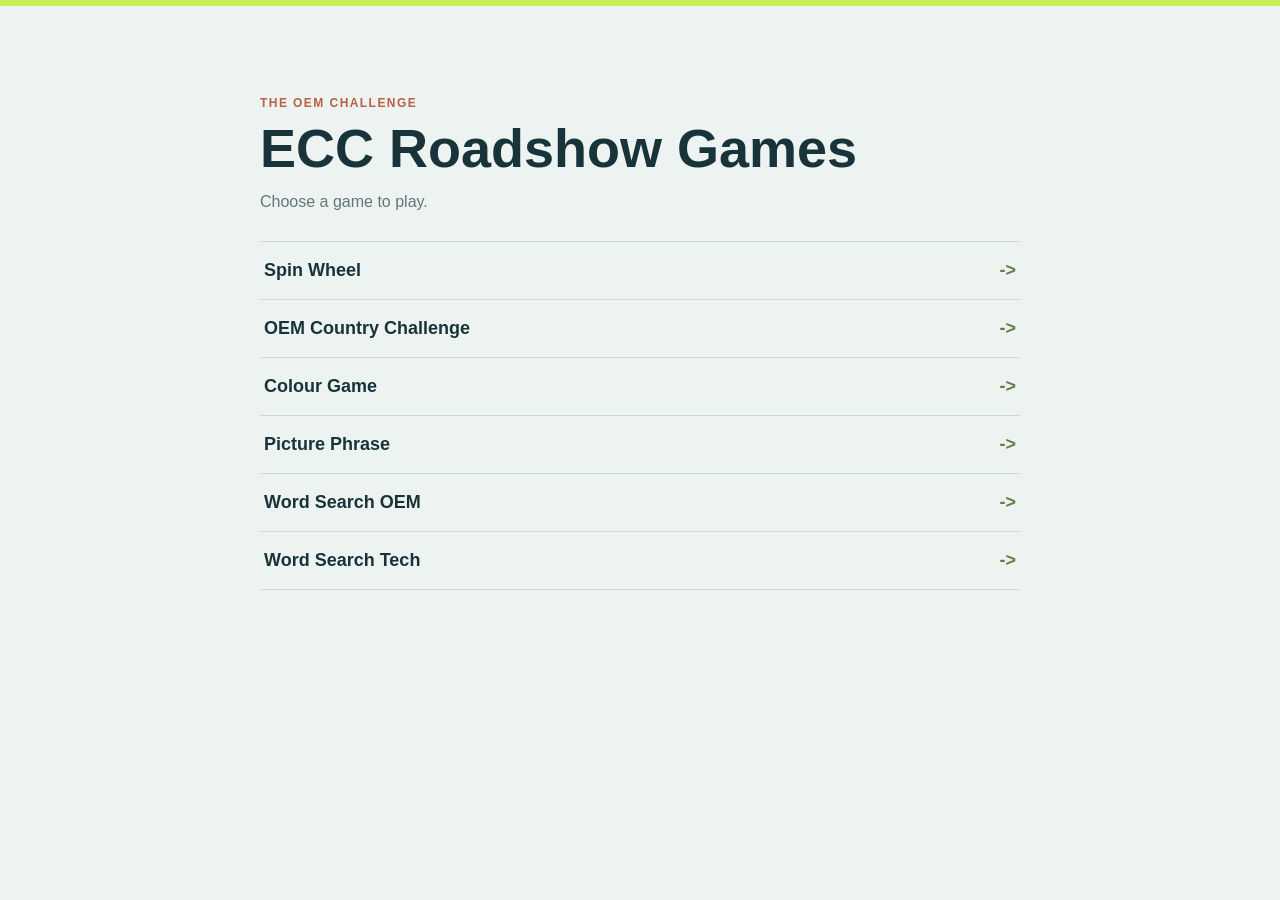
<file: index.html>
<!doctype html>
<html lang="en">
<head>
  <meta charset="utf-8">
  <meta name="viewport" content="width=device-width, initial-scale=1">
  <meta name="theme-color" content="#102c31">
  <title>ECC Roadshow Games</title>
  <style>
    :root { color-scheme: light; font-family: "DM Sans", "Segoe UI", sans-serif; background: #edf3f1; color: #18343a; }
    * { box-sizing: border-box; }
    body { min-height: 100vh; margin: 0; border-top: 6px solid #c8ed59; }
    main { width: min(760px, calc(100% - 40px)); margin: 10vh auto; }
    .eyebrow { color: #b85f44; font-size: 12px; font-weight: 700; letter-spacing: .12em; text-transform: uppercase; }
    h1 { margin: 10px 0 8px; font-size: clamp(32px, 7vw, 54px); line-height: 1.05; }
    p { color: #61777a; }
    ul { margin: 30px 0 0; padding: 0; border-top: 1px solid #ccd8d5; list-style: none; }
    li { border-bottom: 1px solid #ccd8d5; }
    a { display: flex; justify-content: space-between; gap: 16px; padding: 18px 4px; color: inherit; font-size: 18px; font-weight: 700; text-decoration: none; }
    a::after { content: "->"; color: #657c46; }
    a:hover { color: #6c812a; }
    a:focus-visible { outline: 3px solid #91b932; outline-offset: 3px; }
  </style>
</head>
<body>
  <main>
    <div class="eyebrow">The OEM Challenge</div>
    <h1>ECC Roadshow Games</h1>
    <p>Choose a game to play.</p>
    <ul>
      <li><a href="ECC_Roadshow_Premium_Spin_Wheel_Game_Launcher.html">Spin Wheel</a></li>
      <li><a href="OEMCountry/OEMindex.html">OEM Country Challenge</a></li>
      <li><a href="Colour%20Game/ColorMasterUltra_WhiteButtons.html">Colour Game</a></li>
      <li><a href="PicturePhrase/Upgraded_Picture_Phrase_Game.html">Picture Phrase</a></li>
      <li><a href="WordSearch%20OEM/word-search-pro.html">Word Search OEM</a></li>
      <li><a href="WordSearch%20Tech/word-search-tech.html">Word Search Tech</a></li>
    </ul>
  </main>
</body>
</html>
</file>
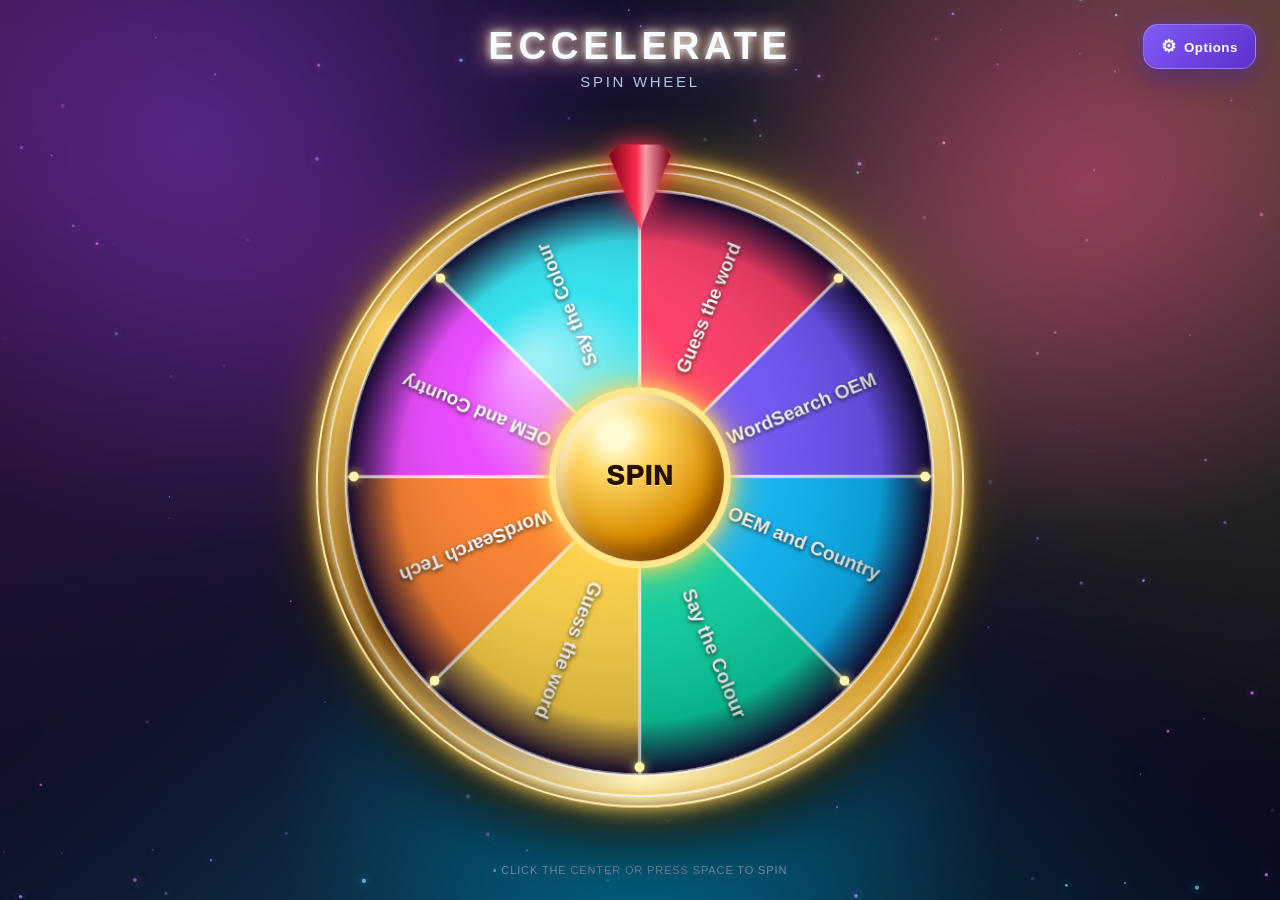
<file: ECC_Roadshow_Premium_Spin_Wheel_Game_Launcher.html>
<!DOCTYPE html>
<!-- saved from url=(0100)file:///C:/Users/QDM1COB/Downloads/Games_Roadshow/ECC_Roadshow_Premium_Spin_Wheel_Game_Launcher.html -->
<html lang="en"><head><meta http-equiv="Content-Type" content="text/html; charset=UTF-8">

<meta name="viewport" content="width=device-width, initial-scale=1, viewport-fit=cover">
<meta name="theme-color" content="#080b1b">
<title>ECC Roadshow | Premium Spin Wheel</title>
<style>
  :root{
    --gold-1:#fff2a8; --gold-2:#ffd15c; --gold-3:#c88300; --gold-4:#6b3900;
    --glass:rgba(255,255,255,.09); --glass-line:rgba(255,255,255,.18);
    --text:#f8fbff; --muted:#b7c4dc; --accent:#68f7ff;
  }
  *{box-sizing:border-box}
  html,body{width:100%;height:100%;margin:0;overflow:hidden;background:#07091a;color:var(--text);font-family:Segoe UI,Inter,Arial,sans-serif}
  body{isolation:isolate}
  #bg,#fx{position:fixed;inset:0;width:100%;height:100%;pointer-events:none}
  #bg{z-index:-3;background:radial-gradient(circle at 15% 15%,#22256d 0,transparent 32%),radial-gradient(circle at 85% 20%,#741466 0,transparent 28%),radial-gradient(circle at 50% 90%,#003f67 0,transparent 35%),linear-gradient(135deg,#060817,#10152d 55%,#08091a)}
  #fx{z-index:30}
  .aurora{position:fixed;inset:-30%;z-index:-2;filter:blur(60px);opacity:.25;background:conic-gradient(from 120deg,transparent,#00ecff,transparent,#ff2bd6,transparent,#ffc92f,transparent);animation:aurora 18s linear infinite;pointer-events:none}
  @keyframes aurora{to{transform:rotate(360deg)}}
  .app{height:100%;display:grid;grid-template-rows:auto 1fr auto;gap:10px;padding:clamp(12px,2vw,24px)}
  header{text-align:center;position:relative}
  h1{margin:0;font-size:clamp(21px,3vw,42px);letter-spacing:.12em;text-transform:uppercase;text-shadow:0 0 8px #fff,0 0 22px #ffcd54,0 0 50px #9f48ff}
  .subtitle{margin-top:5px;color:var(--muted);font-size:clamp(11px,1.2vw,15px);letter-spacing:.18em}
  .layout{min-height:0;display:flex;justify-content:center;align-items:center;max-width:1450px;width:100%;margin:auto}
  .stage{min-height:0;height:100%;display:grid;place-items:center;position:relative;perspective:1200px}
  .wheel-wrap{position:relative;width:min(72vh,70vw,760px);aspect-ratio:1;display:grid;place-items:center;filter:drop-shadow(0 28px 28px rgba(0,0,0,.5));transform:rotateX(5deg)}
  .wheel-shell{position:absolute;inset:0;border-radius:50%;padding:clamp(10px,1.2vw,18px);background:conic-gradient(from 0deg,var(--gold-4),var(--gold-1),var(--gold-3),#fff6bd,var(--gold-4),var(--gold-2),var(--gold-4));box-shadow:inset 0 0 0 2px #fff4b3,inset 0 0 24px #5f3400,0 0 18px #ffcf57,0 0 55px rgba(255,183,32,.45),0 28px 35px rgba(0,0,0,.55)}
  .wheel-shell::before{content:"";position:absolute;inset:clamp(7px,.75vw,12px);border-radius:50%;border:2px solid rgba(255,255,255,.72);box-shadow:inset 0 0 15px #ffd35b,0 0 12px #fff0a3;pointer-events:none;z-index:3}
  #wheel{display:block;width:100%;height:100%;border-radius:50%;transform:rotate(0deg);will-change:transform;box-shadow:inset 0 0 35px rgba(255,255,255,.2)}
  .pointer{position:absolute;z-index:9;top:-18px;left:50%;transform:translateX(-50%);width:clamp(38px,5vw,70px);height:clamp(55px,7vw,95px);filter:drop-shadow(0 0 12px #ff2a4e)}
  .pointer::before{content:"";position:absolute;left:50%;transform:translateX(-50%);width:100%;height:100%;background:linear-gradient(90deg,#7a0015,#ff2b4f 45%,#ff9da9 58%,#740014);clip-path:polygon(50% 100%,0 12%,18% 0,82% 0,100% 12%);border-radius:16px}
  .hub{position:absolute;z-index:8;width:28%;aspect-ratio:1;border-radius:50%;display:grid;place-items:center;text-align:center;cursor:pointer;user-select:none;background:radial-gradient(circle at 35% 25%,#fffbd0 0 8%,#ffd65e 25%,#d88b00 63%,#6c3300 100%);border:clamp(4px,.6vw,8px) solid #ffe78c;box-shadow:inset -10px -12px 18px rgba(80,31,0,.45),inset 8px 8px 16px rgba(255,255,255,.65),0 0 18px #ffd75e,0 0 45px rgba(255,207,68,.8);animation:hubPulse 2.2s ease-in-out infinite;transition:.2s transform}
  .hub:hover{transform:scale(1.06)} .hub:active{transform:scale(.96)}
  .hub span{font-weight:1000;color:#251000;font-size:clamp(12px,2.2vw,27px);line-height:.95;letter-spacing:.04em;text-shadow:0 1px #fff2a8}
  .hub small{display:block;font-size:.48em;letter-spacing:.16em;margin-top:.38em}
  @keyframes hubPulse{50%{box-shadow:inset -10px -12px 18px rgba(80,31,0,.4),inset 8px 8px 16px rgba(255,255,255,.7),0 0 28px #fff09a,0 0 65px rgba(255,184,34,.85)}}
  .panel{position:fixed;z-index:52;top:16px;right:16px;bottom:16px;width:min(396px,calc(100vw - 32px));overflow:auto;padding:20px;border:1px solid var(--glass-line);border-radius:28px;background:linear-gradient(145deg,rgba(76,20,99,.97),rgba(18,18,55,.98));backdrop-filter:blur(18px) saturate(145%);-webkit-backdrop-filter:blur(18px) saturate(145%);box-shadow:inset 0 1px rgba(255,255,255,.2),0 24px 60px rgba(0,0,0,.55);transform:translateX(calc(100% + 40px));opacity:0;visibility:hidden;transition:transform .32s ease,opacity .25s ease,visibility .32s}.panel.open{transform:translateX(0);opacity:1;visibility:visible}.panel-head{display:flex;align-items:center;justify-content:space-between;gap:12px;margin-bottom:10px}.panel-head h2{margin:0}.close-options{width:42px;height:42px;padding:0;border-radius:50%;font-size:24px;line-height:1;background:rgba(255,255,255,.12);box-shadow:none}.options-btn{position:fixed;z-index:41;top:clamp(14px,2vw,24px);right:clamp(14px,2vw,24px);padding:11px 17px;border:1px solid rgba(255,255,255,.28);background:linear-gradient(135deg,rgba(130,92,255,.96),rgba(91,48,211,.96));box-shadow:0 10px 28px rgba(49,24,132,.45),0 0 18px rgba(114,94,255,.28)}.options-btn .gear{font-size:17px;margin-right:7px}.options-overlay{position:fixed;inset:0;z-index:51;background:rgba(2,5,18,.58);backdrop-filter:blur(8px);opacity:0;visibility:hidden;transition:opacity .25s ease,visibility .25s}.options-overlay.show{opacity:1;visibility:visible}
  .logo-box{height:88px;border:1px dashed rgba(255,255,255,.28);border-radius:18px;display:grid;place-items:center;background:rgba(0,0,0,.14);overflow:hidden;margin-bottom:14px;cursor:pointer}
  .logo-box img{max-width:92%;max-height:75px;display:none}.logo-box b{color:#dce7ff;font-size:14px}.logo-box input{display:none}
  .panel h2{font-size:18px;margin:8px 0 6px}.help{font-size:12px;color:var(--muted);line-height:1.4;margin:0 0 12px}
  textarea{width:100%;height:168px;resize:vertical;border:1px solid rgba(255,255,255,.17);outline:none;border-radius:16px;color:#fff;background:rgba(4,8,25,.46);padding:12px;font:600 14px/1.55 Segoe UI,Arial;box-shadow:inset 0 2px 12px rgba(0,0,0,.24)}
  textarea:focus{border-color:#67e9ff;box-shadow:0 0 0 3px rgba(103,233,255,.12)}
  .buttons{display:grid;grid-template-columns:1fr 1fr;gap:10px;margin-top:12px}
  button{border:0;border-radius:15px;padding:12px 14px;cursor:pointer;color:#fff;font-weight:800;letter-spacing:.04em;background:linear-gradient(135deg,#866cff,#6a3ede);box-shadow:0 8px 20px rgba(70,38,170,.36);transition:.18s transform,.18s filter}
  button:hover{transform:translateY(-2px);filter:brightness(1.1)}button:active{transform:translateY(1px)}button:disabled{opacity:.55;cursor:not-allowed}
  .spin-btn{grid-column:1/-1;padding:16px;font-size:18px;color:#271400;background:linear-gradient(135deg,#fff3a2,#ffbd2d 55%,#e48a00);box-shadow:0 0 18px rgba(255,198,48,.55),0 10px 24px rgba(0,0,0,.28)}
  .toggle-row{margin-top:14px;display:flex;gap:8px;flex-wrap:wrap}
  .chip{display:flex;align-items:center;gap:7px;background:rgba(0,0,0,.23);border:1px solid rgba(255,255,255,.12);border-radius:999px;padding:8px 10px;font-size:12px;color:#dce7ff}.chip input{accent-color:#ffd04f}
  .status{min-height:46px;margin-top:14px;border-radius:15px;padding:10px 12px;text-align:center;background:rgba(2,6,22,.42);color:#cbd8ef;font-weight:700;display:grid;place-items:center}
  footer{text-align:center;color:#8392af;font-size:11px;letter-spacing:.08em}
  .modal{position:fixed;inset:0;z-index:60;display:none;place-items:center;padding:18px;background:rgba(2,5,18,.68);backdrop-filter:blur(10px)}
  .modal.show{display:grid;animation:fadeIn .3s ease}
  .modal-card{width:min(620px,94vw);text-align:center;padding:clamp(24px,5vw,46px);border-radius:30px;border:1px solid rgba(255,255,255,.25);background:linear-gradient(145deg,rgba(32,23,75,.9),rgba(5,15,35,.91));box-shadow:0 0 30px rgba(87,225,255,.28),0 0 80px rgba(255,36,208,.22);animation:pop .55s cubic-bezier(.2,1.35,.4,1)}
  .modal-card .trophy{font-size:65px;filter:drop-shadow(0 0 18px #ffd53e)}
  .modal-card h3{margin:8px 0;color:#fff;font-size:clamp(19px,4vw,30px);letter-spacing:.12em;text-transform:uppercase}
  #winner{font-size:clamp(32px,7vw,68px);font-weight:1000;color:#fff;text-shadow:0 0 8px #fff,0 0 20px #00efff,0 0 42px #ff29c8;overflow-wrap:anywhere;animation:neon 1s ease-in-out infinite alternate}
  .modal-card button{margin-top:24px;min-width:150px}
  @keyframes neon{to{text-shadow:0 0 8px #fff,0 0 25px #ffcf3e,0 0 55px #ff2bd6}}
  @keyframes pop{from{transform:scale(.62) rotate(-2deg);opacity:0}to{transform:scale(1);opacity:1}}
  @keyframes fadeIn{from{opacity:0}to{opacity:1}}
  @media (max-width:850px){html,body{overflow:hidden}.app{height:100%;min-height:100%}.stage{height:100%}.wheel-wrap{width:min(84vw,68vh,680px)}.panel{top:10px;right:10px;bottom:10px;width:min(396px,calc(100vw - 20px))}.logo-box{height:75px}footer{padding-bottom:8px}.options-btn{top:10px;right:10px}}
  @media (max-height:670px) and (min-width:851px){.wheel-wrap{width:min(68vh,64vw,650px)}.panel{padding:15px}textarea{height:115px}.logo-box{height:58px}.logo-box img{max-height:48px}}
  @media (prefers-reduced-motion:reduce){.aurora,.hub{animation:none!important}}
</style>
</head>
<body>
<button id="optionsBtn" class="options-btn" type="button" aria-controls="optionsPanel" aria-expanded="false"><span class="gear">⚙</span>Options</button>
<div id="optionsOverlay" class="options-overlay"></div>
<canvas id="bg" width="1910" height="915" style="width: 1528px; height: 732px;"></canvas><div class="aurora"></div><canvas id="fx"></canvas>
<div class="app">
  <header><h1>ECCELERATE</h1><div class="subtitle">SPIN WHEEL</div></header>
  <main class="layout">
    <section class="stage" aria-label="Spin wheel">
      <div class="wheel-wrap">
        <div class="pointer" aria-hidden="true"></div>
        <div class="wheel-shell"><canvas id="wheel" width="1000" height="1000"></canvas></div>
        <div id="hub" class="hub" role="button" tabindex="0" aria-label="Spin the wheel"><span>SPIN</span></div>
      </div>
    </section>
    <aside id="optionsPanel" class="panel" aria-hidden="true">
      <div class="panel-head"><h2>Options</h2><button id="closeOptions" class="close-options" type="button" aria-label="Close options">×</button></div>
      <label class="logo-box" for="logoInput" title="Click to add your team logo">
        <img id="logoPreview" alt="Team logo"><b id="logoHint">＋ Add Team Logo</b>
        <input id="logoInput" type="file" accept="image/*">
      </label>
      <h2>Wheel Options</h2>
      <p class="help">Enter one item per line. Use 2 to 16 options, then select Update Wheel.</p>
      <textarea id="items" spellcheck="false">Guess the word
    WordSearch OEM
    OEM and Country
    Say the Colour
    Guess the word
    WordSearch Tech
    OEM and Country
    Say the Colour
</textarea>
      <div class="buttons">
        <button id="updateBtn">Update Wheel</button><button id="shuffleBtn">Shuffle</button>
        <button id="spinBtn" class="spin-btn">SPIN THE WHEEL</button>
      </div>
      <div class="toggle-row">
        <label class="chip"><input id="soundToggle" type="checkbox" checked=""> Sound</label>
        <label class="chip"><input id="removeToggle" type="checkbox"> Remove winner</label>
        <label class="chip"><input id="fullToggle" type="checkbox"> Full screen</label>
      </div>
      <div id="status" class="status">Wheel updated with 8 options.</div>
    </aside>
  </main>
  
  <footer>• CLICK THE CENTER OR PRESS SPACE TO SPIN</footer>
</div>
<div id="modal" class="modal" role="dialog" aria-modal="true" aria-labelledby="winnerTitle">
  <div class="modal-card"><div class="trophy">🏆</div><h3 id="winnerTitle">The Wheel Selected</h3><div id="winner"></div><button id="closeModal">Continue</button></div>
</div>
<script>
(() => {
  'use strict';
  const optionsBtn=document.getElementById('optionsBtn');
  const optionsPanel=document.getElementById('optionsPanel');
  const optionsOverlay=document.getElementById('optionsOverlay');
  const closeOptionsBtn=document.getElementById('closeOptions');
  function setOptionsOpen(open){
    optionsPanel.classList.toggle('open',open);
    optionsOverlay.classList.toggle('show',open);
    optionsPanel.setAttribute('aria-hidden',String(!open));
    optionsBtn.setAttribute('aria-expanded',String(open));
    if(open)setTimeout(()=>closeOptionsBtn.focus(),50);else optionsBtn.focus();
  }
  optionsBtn.onclick=()=>setOptionsOpen(true);
  closeOptionsBtn.onclick=()=>setOptionsOpen(false);
  optionsOverlay.onclick=()=>setOptionsOpen(false);
  const wheel=document.getElementById('wheel'), ctx=wheel.getContext('2d');
  const itemsEl=document.getElementById('items'), statusEl=document.getElementById('status');
  const spinBtn=document.getElementById('spinBtn'), hub=document.getElementById('hub');
  const modal=document.getElementById('modal'), winnerEl=document.getElementById('winner');
  const soundToggle=document.getElementById('soundToggle'), removeToggle=document.getElementById('removeToggle');
  let options=[], rotation=0, spinning=false, audioCtx=null;
  const palette=['#ff315f','#6c4cff','#00b8ff','#00d6a3','#ffd13d','#ff7b22','#e83cff','#23dfed','#7ddc38','#ff4ab8','#2f7cff','#ff9f1c','#00c896','#ae54ff','#f04444','#25c2a0'];

  function parseItems(){ return itemsEl.value.split(/\n/).map(s=>s.trim()).filter(Boolean).slice(0,16); }
  function fitFont(text, max){ let size=38; if(text.length>10)size=31;if(text.length>15)size=25;if(text.length>22)size=20;return Math.min(size,max); }
  function drawWheel(){
    options=parseItems(); if(options.length<2){statusEl.textContent='Please enter at least two options.';return false;}
    const W=wheel.width,C=W/2,R=C-25,n=options.length,slice=Math.PI*2/n;
    ctx.clearRect(0,0,W,W);
    for(let i=0;i<n;i++){
      const start=-Math.PI/2+i*slice, end=start+slice;
      const grad=ctx.createRadialGradient(C,C,90,C,C,R);
      grad.addColorStop(0,'#ffffff');grad.addColorStop(.12,palette[i%palette.length]);grad.addColorStop(.78,palette[i%palette.length]);grad.addColorStop(1,'#180b38');
      ctx.beginPath();ctx.moveTo(C,C);ctx.arc(C,C,R,start,end);ctx.closePath();ctx.fillStyle=grad;ctx.fill();
      ctx.strokeStyle='rgba(255,255,255,.72)';ctx.lineWidth=5;ctx.stroke();
      ctx.save();ctx.translate(C,C);ctx.rotate(start+slice/2);
      ctx.shadowColor='rgba(0,0,0,.85)';ctx.shadowBlur=7;ctx.shadowOffsetY=3;
      ctx.fillStyle='#fff';ctx.textAlign='right';ctx.textBaseline='middle';ctx.font=`900 ${fitFont(options[i],42)}px Segoe UI,Arial`;
      const label=options[i].length>26?options[i].slice(0,25)+'…':options[i];ctx.fillText(label,R-58,0,R*0.57);
      ctx.restore();
    }
    const sheen=ctx.createRadialGradient(C-170,C-190,20,C,C,R);sheen.addColorStop(0,'rgba(255,255,255,.55)');sheen.addColorStop(.35,'rgba(255,255,255,.08)');sheen.addColorStop(1,'rgba(0,0,0,.25)');
    ctx.beginPath();ctx.arc(C,C,R,0,Math.PI*2);ctx.fillStyle=sheen;ctx.fill();
    for(let i=0;i<n;i++){const a=-Math.PI/2+i*slice;const x=C+Math.cos(a)*(R-12),y=C+Math.sin(a)*(R-12);ctx.beginPath();ctx.arc(x,y,8,0,Math.PI*2);ctx.fillStyle='#fff5af';ctx.shadowColor='#ffe25d';ctx.shadowBlur=16;ctx.fill();ctx.shadowBlur=0;}
    return true;
  }
  function beep(freq,duration=.06,volume=.035,type='sine'){
    if(!soundToggle.checked)return;try{audioCtx=audioCtx||new(window.AudioContext||window.webkitAudioContext)();const o=audioCtx.createOscillator(),g=audioCtx.createGain();o.type=type;o.frequency.value=freq;g.gain.setValueAtTime(volume,audioCtx.currentTime);g.gain.exponentialRampToValueAtTime(.0001,audioCtx.currentTime+duration);o.connect(g).connect(audioCtx.destination);o.start();o.stop(audioCtx.currentTime+duration);}catch(e){}
  }
  function fanfare(){[523,659,784,1047].forEach((f,i)=>setTimeout(()=>beep(f,.32,.07,'triangle'),i*115));}
  function winnerIndex(){const n=options.length,sector=360/n,normalized=((rotation%360)+360)%360;return Math.floor(((360-normalized+sector/2)%360)/sector)%n;}
  function spin(){
    if(spinning||!drawWheel())return;spinning=true;spinBtn.disabled=true;statusEl.textContent='The wheel is spinning…';modal.classList.remove('show');
    const n=options.length,sector=360/n,targetIndex=Math.floor(Math.random()*n);
    const current=((rotation%360)+360)%360;
    const desired=(360-targetIndex*sector)%360;
    const delta=(desired-current+360)%360;
    rotation += 7*360+delta;
    wheel.style.transition='transform 8s cubic-bezier(.08,.72,.12,1)';wheel.style.transform=`rotate(${rotation}deg)`;
    let ticks=0;const tickTimer=setInterval(()=>{ticks++;beep(950-(ticks%10)*35,.025,.018,'square');},125);
    setTimeout(()=>{clearInterval(tickTimer);spinning=false;spinBtn.disabled=false;const idx=winnerIndex(),winner=options[idx];statusEl.textContent='Winner: '+winner;winnerEl.textContent=winner;modal.classList.add('show');fanfare();celebrate();if(removeToggle.checked&&options.length>2){options.splice(idx,1);itemsEl.value=options.join('\n');setTimeout(drawWheel,350);}},8050);
  }

  // Background particles
  const bg=document.getElementById('bg'),b=bg.getContext('2d');let particles=[];
  function resizeCanvas(c){const d=Math.min(devicePixelRatio||1,2);c.width=innerWidth*d;c.height=innerHeight*d;c.style.width=innerWidth+'px';c.style.height=innerHeight+'px';return d;}
  function initBg(){const d=resizeCanvas(bg);particles=Array.from({length:Math.min(130,Math.floor(innerWidth/9))},()=>({x:Math.random()*bg.width,y:Math.random()*bg.height,r:(Math.random()*1.8+.35)*d,v:(Math.random()*.25+.05)*d,a:Math.random()*.7+.15,h:180+Math.random()*130}));}
  function animateBg(){b.clearRect(0,0,bg.width,bg.height);for(const p of particles){p.y-=p.v;if(p.y<-5){p.y=bg.height+5;p.x=Math.random()*bg.width}b.beginPath();b.arc(p.x,p.y,p.r,0,Math.PI*2);b.fillStyle=`hsla(${p.h},100%,75%,${p.a})`;b.shadowColor=`hsl(${p.h},100%,65%)`;b.shadowBlur=8;b.fill();}requestAnimationFrame(animateBg)}

  // Confetti and fireworks
  const fx=document.getElementById('fx'),f=fx.getContext('2d');let bits=[],rockets=[],fxRunning=false;
  function celebrate(){resizeCanvas(fx);bits=[];rockets=[];const d=Math.min(devicePixelRatio||1,2);for(let i=0;i<220;i++)bits.push({x:fx.width/2+(Math.random()-.5)*160*d,y:fx.height*.37,vx:(Math.random()-.5)*14*d,vy:(Math.random()*-11-3)*d,g:.22*d,r:(Math.random()*5+3)*d,c:palette[i%palette.length],life:170,rot:Math.random()*6});for(let q=0;q<6;q++)setTimeout(()=>burst(Math.random()*fx.width*.75+fx.width*.125,Math.random()*fx.height*.38+fx.height*.1),q*260);if(!fxRunning){fxRunning=true;animateFx();}}
  function burst(x,y){for(let i=0;i<65;i++){const a=Math.random()*Math.PI*2,s=Math.random()*5+2;rockets.push({x,y,vx:Math.cos(a)*s,vy:Math.sin(a)*s,c:palette[Math.floor(Math.random()*palette.length)],life:90});}}
  function animateFx(){f.clearRect(0,0,fx.width,fx.height);bits=bits.filter(p=>p.life-->0);rockets=rockets.filter(p=>p.life-->0);for(const p of bits){p.x+=p.vx;p.y+=p.vy;p.vy+=p.g;p.rot+=.15;f.save();f.translate(p.x,p.y);f.rotate(p.rot);f.fillStyle=p.c;f.fillRect(-p.r,-p.r*.45,p.r*2,p.r*.9);f.restore();}for(const p of rockets){p.x+=p.vx;p.y+=p.vy;p.vx*=.985;p.vy*=.985;f.beginPath();f.arc(p.x,p.y,2.4,0,Math.PI*2);f.fillStyle=p.c;f.shadowColor=p.c;f.shadowBlur=12;f.fill();f.shadowBlur=0;}if(bits.length||rockets.length)requestAnimationFrame(animateFx);else{f.clearRect(0,0,fx.width,fx.height);fxRunning=false;}}

  document.getElementById('updateBtn').onclick=()=>{if(drawWheel())statusEl.textContent=`Wheel updated with ${options.length} options.`};
  document.getElementById('shuffleBtn').onclick=()=>{const a=parseItems();for(let i=a.length-1;i>0;i--){const j=Math.floor(Math.random()*(i+1));[a[i],a[j]]=[a[j],a[i]];}itemsEl.value=a.join('\n');drawWheel();statusEl.textContent='Options shuffled.'};
  spinBtn.onclick=spin;hub.onclick=spin;hub.onkeydown=e=>{if(e.key==='Enter'||e.key===' '){e.preventDefault();spin();}};
  document.addEventListener('keydown',e=>{if(e.code==='Space'&&!['TEXTAREA','INPUT','BUTTON'].includes(document.activeElement.tagName)){e.preventDefault();spin();}if(e.key==='Escape'){modal.classList.remove('show');setOptionsOpen(false);}});
  function launchGame(winner){
    const gameMap={
	  "Guess the word": "PicturePhrase/Upgraded_Picture_Phrase_Game.html",
    "WordSearch OEM": "WordSearch OEM/word-search-pro.html",
    "WordSearch Tech": "WordSearch Tech/word-search-tech.html",
	  "OEM and Country": "OEMCountry/OEMindex.html",
    "Say the Colour": "Colour Game/ColorMasterUltra_WhiteButtons.html"
    };
    if(gameMap[winner]) window.location.href=gameMap[winner];
  }
  document.getElementById('closeModal').onclick=()=>{
    const selectedOption=winnerEl.textContent.trim();
    modal.classList.remove('show');
    setTimeout(()=>{
      if(selectedOption.toLowerCase()==='try again') spin();
      else launchGame(selectedOption);
    },300);
  };
  modal.onclick=e=>{if(e.target===modal)modal.classList.remove('show')};
  document.getElementById('fullToggle').onchange=async e=>{try{if(e.target.checked)await document.documentElement.requestFullscreen();else if(document.fullscreenElement)await document.exitFullscreen();}catch(err){e.target.checked=false;}};
  document.addEventListener('fullscreenchange',()=>{document.getElementById('fullToggle').checked=!!document.fullscreenElement});
  document.getElementById('logoInput').onchange=e=>{const file=e.target.files[0];if(!file)return;const r=new FileReader();r.onload=()=>{const img=document.getElementById('logoPreview');img.src=r.result;img.style.display='block';document.getElementById('logoHint').style.display='none';};r.readAsDataURL(file);};
  addEventListener('resize',initBg);initBg();animateBg();drawWheel();
})();
</script>

</body></html>
</file>
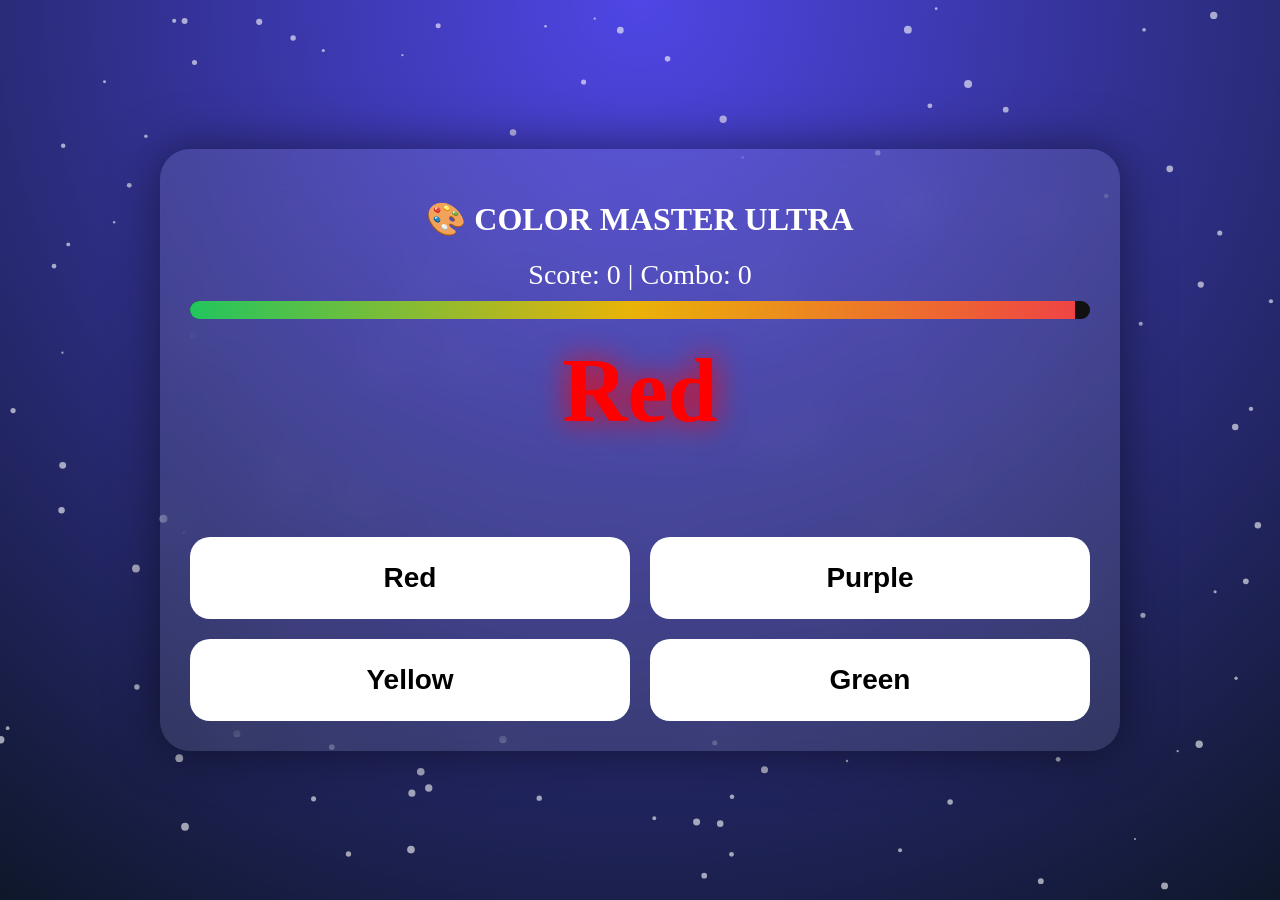
<file: Colour Game/ColorMasterUltra_WhiteButtons.html>
<!DOCTYPE html><html><head><meta charset="UTF-8"><meta name="viewport" content="width=device-width,initial-scale=1"><title>Color Master Ultra</title><style>body{margin:0;overflow:hidden;font-family:Segoe UI;background:radial-gradient(circle at top,#4f46e5,#0f172a);color:#fff}canvas{position:fixed;inset:0}.ui{position:relative;z-index:2;display:flex;justify-content:center;align-items:center;height:100vh}.panel{width:900px;max-width:95%;padding:30px;border-radius:30px;background:rgba(255,255,255,.1);backdrop-filter:blur(20px);box-shadow:0 0 50px rgba(0,0,0,.5);text-align:center}.word{font-size:90px;font-weight:900;text-shadow:0 0 30px currentColor;margin:20px}.score{font-size:28px}.grid{display:grid;grid-template-columns:repeat(2,1fr);gap:20px;margin-top:25px}.btn{padding:25px;border:none;border-radius:20px;background:#fff;color:#000;font-size:28px;font-weight:700;cursor:pointer;transition:.25s}.btn:hover{transform:scale(1.05)}#msg{font-size:32px;height:50px;margin:15px}.timer{height:18px;background:#111;border-radius:20px;overflow:hidden;margin-top:10px}.fill{height:100%;background:linear-gradient(90deg,#22c55e,#eab308,#ef4444)}</style></head><body><canvas id=c></canvas><div class=ui><div class=panel><h1>🎨 COLOR MASTER ULTRA</h1><div class=score>Score: <span id=s>0</span> | Combo: <span id=combo>0</span></div><div class=timer><div class=fill id=f></div></div><div id=w class=word>RED</div><div id=msg></div><div class=grid id=g></div></div></div><script>const palette=['Red','Blue','Green','Yellow','Purple','Orange'];let answer='',score=0,combo=0,time=60;function snd(freq,d){let a=new(AudioContext||webkitAudioContext)(),o=a.createOscillator(),g=a.createGain();o.connect(g);g.connect(a.destination);o.frequency.value=freq;o.start();g.gain.exponentialRampToValueAtTime(.001,a.currentTime+d/1000);o.stop(a.currentTime+d/1000)}function show(){let word=palette[Math.floor(Math.random()*palette.length)],ink=palette[Math.floor(Math.random()*palette.length)];answer=ink;w.textContent=word;w.style.color=ink.toLowerCase();let choices=[ink];while(choices.length<4){let c=palette[Math.floor(Math.random()*palette.length)];if(!choices.includes(c))choices.push(c)}choices.sort(()=>Math.random()-.5);g.innerHTML='';choices.forEach(c=>{let b=document.createElement('button');b.className='btn';b.textContent=c;b.onclick=()=>check(c);g.appendChild(b)})}function check(c){if(c===answer){score+=10;combo++;msg.innerHTML='✅ Correct!';msg.style.color='#22c55e';snd(900,180)}else{combo=0;msg.innerHTML='❌ Wrong!';msg.style.color='#ef4444';snd(150,350)}s.textContent=score;comboEl.textContent=combo;setTimeout(show,500)}const comboEl=document.getElementById('combo');show();let returnTimer=null;let timeId=setInterval(()=>{time--;f.style.width=(time/60*100)+'%';if(time<=0){clearInterval(timeId);msg.innerHTML='🏆 Game Over! Score: '+score;g.innerHTML='';returnTimer=setTimeout(()=>{window.location.href='../ECC_Roadshow_Premium_Spin_Wheel_Game_Launcher.html'},5000)}},1000);const cv=c,ctx=cv.getContext('2d');function rs(){cv.width=innerWidth;cv.height=innerHeight}rs();onresize=rs;let p=[...Array(150)].map(()=>({x:Math.random()*innerWidth,y:Math.random()*innerHeight,r:Math.random()*3+1,s:Math.random()*2+1}));(function an(){ctx.clearRect(0,0,cv.width,cv.height);p.forEach(a=>{ctx.fillStyle='rgba(255,255,255,.6)';ctx.beginPath();ctx.arc(a.x,a.y,a.r,0,6.28);ctx.fill();a.y-=a.s;if(a.y<0)a.y=innerHeight});requestAnimationFrame(an)})()</script></body></html>
</file>
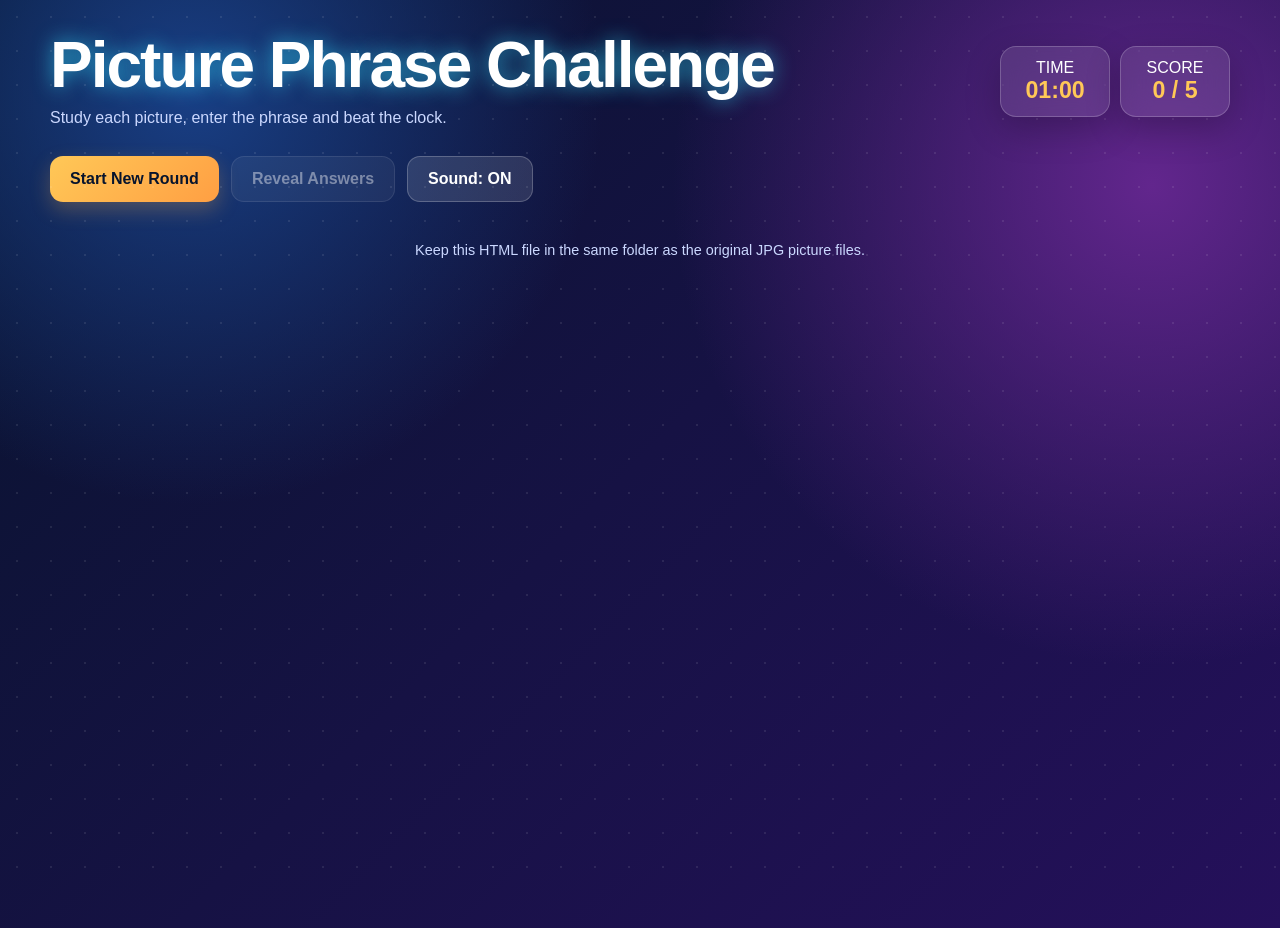
<file: PicturePhrase/Upgraded_Picture_Phrase_Game.html>
<!DOCTYPE html>
<html lang="en">
<head>
<meta charset="UTF-8">
<meta name="viewport" content="width=device-width,initial-scale=1.0">
<title>ECC Picture Phrase Challenge</title>
<style>
:root{--bg1:#07142d;--bg2:#25105b;--cyan:#36e4ff;--gold:#ffc857;--pink:#ff4fa3;--green:#2ee6a6;--red:#ff5f6d;--glass:rgba(255,255,255,.10)}
*{box-sizing:border-box} body{margin:0;min-height:100vh;color:#fff;font-family:Segoe UI,Arial,sans-serif;background:radial-gradient(circle at 15% 10%,#193f85 0,transparent 30%),radial-gradient(circle at 90% 20%,#62268d 0,transparent 35%),linear-gradient(135deg,var(--bg1),var(--bg2));overflow-x:hidden}
body:before{content:"";position:fixed;inset:0;pointer-events:none;background-image:radial-gradient(circle,#fff 1px,transparent 1px);background-size:34px 34px;opacity:.09;animation:stars 18s linear infinite}@keyframes stars{to{transform:translateY(34px)}}
.app{width:min(1180px,94%);margin:28px auto 50px}.top{display:flex;justify-content:space-between;gap:18px;align-items:center;flex-wrap:wrap}.brand h1{margin:0;font-size:clamp(2rem,5vw,4rem);letter-spacing:-2px;text-shadow:0 0 20px rgba(54,228,255,.65)}.brand p{margin:7px 0;color:#cbd8ff}.stats{display:flex;gap:10px;flex-wrap:wrap}.pill{min-width:110px;padding:12px 16px;border:1px solid rgba(255,255,255,.2);border-radius:16px;background:var(--glass);backdrop-filter:blur(14px);box-shadow:0 12px 35px rgba(0,0,0,.23);text-align:center}.pill b{display:block;font-size:1.45rem;color:var(--gold)}
.toolbar{margin:22px 0;display:flex;gap:12px;flex-wrap:wrap}button{border:0;border-radius:13px;padding:13px 20px;font-weight:800;font-size:1rem;color:#07142d;background:linear-gradient(135deg,var(--gold),#ff9f43);cursor:pointer;box-shadow:0 8px 20px rgba(255,174,66,.25);transition:.2s}button:hover{transform:translateY(-2px);filter:brightness(1.08)}button.secondary{color:#fff;background:rgba(255,255,255,.12);border:1px solid rgba(255,255,255,.22);box-shadow:none}button:disabled{opacity:.45;cursor:not-allowed;transform:none}
.grid{display:grid;grid-template-columns:repeat(auto-fit,minmax(205px,1fr));gap:18px}.card{position:relative;padding:12px;border:1px solid rgba(255,255,255,.16);border-radius:22px;background:var(--glass);backdrop-filter:blur(16px);box-shadow:0 18px 55px rgba(0,0,0,.3);overflow:hidden;transition:.25s}.card:hover{transform:translateY(-5px);border-color:rgba(54,228,255,.7)}.num{position:absolute;z-index:2;top:18px;left:18px;width:34px;height:34px;border-radius:50%;display:grid;place-items:center;font-weight:900;background:linear-gradient(135deg,var(--cyan),#6878ff);box-shadow:0 0 18px rgba(54,228,255,.55)}.picture{width:100%;aspect-ratio:1/1;object-fit:contain;background:#fff;border-radius:15px;display:block}.fallback{display:none;width:100%;aspect-ratio:1/1;border-radius:15px;background:linear-gradient(145deg,#182b58,#431f78);place-items:center;text-align:center;padding:20px;font-weight:900;color:#fff}.answer-row{display:flex;gap:8px;margin-top:11px}.answer-row input{min-width:0;flex:1;padding:12px 13px;border-radius:11px;border:1px solid rgba(255,255,255,.22);background:rgba(5,12,35,.7);color:#fff;outline:0;font-size:.95rem}.answer-row input:focus{border-color:var(--cyan);box-shadow:0 0 0 3px rgba(54,228,255,.15)}.answer-row button{padding:10px 13px}.feedback{min-height:23px;margin:8px 3px 0;font-weight:800}.card.solved{border-color:var(--green);box-shadow:0 0 28px rgba(46,230,166,.25)}
.modal{position:fixed;inset:0;z-index:20;display:none;align-items:center;justify-content:center;padding:20px;background:rgba(2,5,18,.78);backdrop-filter:blur(8px)}.modal.show{display:flex}.modal-box{width:min(420px,100%);padding:32px;border:1px solid rgba(255,255,255,.22);border-radius:25px;text-align:center;background:linear-gradient(145deg,#172750,#321a64);box-shadow:0 30px 90px rgba(0,0,0,.55);animation:pop .25s ease}.modal-icon{font-size:4rem}.modal h2{font-size:2rem;margin:8px 0}.modal p{color:#d7e1ff}.correct h2{color:var(--green)}.wrong h2{color:var(--red)}@keyframes pop{from{opacity:0;transform:scale(.75)}to{opacity:1;transform:scale(1)}}
.confetti{position:fixed;z-index:30;top:-20px;width:10px;height:18px;animation:fall 1.5s linear forwards}@keyframes fall{to{transform:translate(var(--x),110vh) rotate(800deg)}}
.note{margin-top:18px;color:#cbd8ff;font-size:.9rem;text-align:center}@media(max-width:600px){.app{margin-top:18px}.stats{width:100%}.pill{flex:1}.grid{grid-template-columns:1fr}.toolbar button{flex:1}}
</style>
</head>
<body>
<div class="app">
 <div class="top"><div class="brand"><h1>Picture Phrase Challenge</h1><p>Study each picture, enter the phrase and beat the clock.</p></div><div class="stats"><div class="pill">TIME<b id="clock">01:00</b></div><div class="pill">SCORE<b id="score">0 / 5</b></div></div></div>
 <div class="toolbar"><button id="start">Start New Round</button><button id="reveal" class="secondary" disabled>Reveal Answers</button><button id="sound" class="secondary">Sound: ON</button></div>
 <main class="grid" id="grid"></main><p class="note">Keep this HTML file in the same folder as the original JPG picture files.</p>
</div>
<div class="modal" id="modal"><div class="modal-box" id="modalBox"><div class="modal-icon" id="modalIcon"></div><h2 id="modalTitle"></h2><p id="modalText"></p><button onclick="closeModal()">Continue</button></div></div>
<script>
const puzzles=[
{image:'01_brain_storm.jpg',answer:'Brainstorm'},{image:'02_skeleton.jpg',answer:'Deadline'},{image:'03_desk_items.jpg',answer:'Remote Work'},{image:'04_balance.jpg',answer:'Work Life Balance'},{image:'05_on_boarding.jpg',answer:'Onboarding'},{image:'06_under_scrutiny.jpg',answer:'Micromanagement'},{image:'08_tongue.jpg',answer:'Tongue Twister'},{image:'09_noon_good.jpg',answer:'Good Afternoon'},{image:'10_fa_st.jpg',answer:'Breakfast'},{image:'12_baked.jpg',answer:'Half-baked'},{image:'13_stance.jpg',answer:'For instance'},{image:'14_secret.jpg',answer:'Top Secret'},{image:'11_on_line.jpg',answer:'Online'}];
let round=[],seconds=60,timer=null,returnTimer=null,score=0,soundOn=true,started=false,roundFinished=false;
const grid=document.getElementById('grid'),clock=document.getElementById('clock'),scoreEl=document.getElementById('score'),reveal=document.getElementById('reveal');
function returnToWheel(){window.location.href='../ECC_Roadshow_Premium_Spin_Wheel_Game_Launcher.html'}
function normalize(s){return s.toLowerCase().replace(/[^a-z0-9]/g,'')}
function tone(freq,duration=.18,type='sine',delay=0){if(!soundOn)return;const C=window.AudioContext||window.webkitAudioContext,ctx=window._ctx||(window._ctx=new C());const o=ctx.createOscillator(),g=ctx.createGain();o.type=type;o.frequency.value=freq;o.connect(g);g.connect(ctx.destination);const t=ctx.currentTime+delay;g.gain.setValueAtTime(.15,t);g.gain.exponentialRampToValueAtTime(.001,t+duration);o.start(t);o.stop(t+duration)}
function soundCorrect(){tone(520,.15,'sine');tone(760,.22,'sine',.12)}function soundWrong(){tone(190,.25,'sawtooth')}function soundTick(){tone(900,.05,'square')}
function render(){grid.innerHTML=round.map((p,i)=>`<section class="card" id="card${i}"><span class="num">${i+1}</span><img class="picture" src="${p.image}" alt="Picture clue ${i+1}" onerror="this.style.display='none';this.nextElementSibling.style.display='grid'"><div class="fallback">Picture file not found:<br>${p.image}</div><div class="answer-row"><input id="input${i}" autocomplete="off" placeholder="Enter your answer" onkeydown="if(event.key==='Enter')check(${i})"><button onclick="check(${i})">✓</button></div><div class="feedback" id="feed${i}"></div></section>`).join('')}
function startRound(){clearInterval(timer);clearTimeout(returnTimer);roundFinished=false;round=[...puzzles].sort(()=>Math.random()-.5).slice(0,5).map(p=>({...p,solved:false}));score=0;seconds=60;started=true;scoreEl.textContent='0 / 5';clock.textContent='01:00';reveal.disabled=false;render();timer=setInterval(()=>{seconds--;clock.textContent='00:'+String(seconds).padStart(2,'0');if(seconds<=10&&seconds>0)soundTick();if(seconds<=0)finishRound(false,'Time is up!','Reveal the answers or start a new round.','⏰')},1000)}
function check(i){if(!started)return showModal(false,'Round not started','Select Start New Round first.','🎮');const p=round[i],input=document.getElementById('input'+i);if(p.solved)return;if(normalize(input.value)===normalize(p.answer)){p.solved=true;score++;scoreEl.textContent=score+' / 5';document.getElementById('card'+i).classList.add('solved');document.getElementById('feed'+i).textContent='✓ Correct';input.disabled=true;soundCorrect();confetti();showModal(true,'Correct!','Great answer. Keep going!','✅');if(score===5)finishRound(true,'Perfect Round!','You solved all five picture phrases.','🏆')}else{soundWrong();showModal(false,'Not Correct','Try again and look closely at the picture clue.','❌')}}
function finishRound(ok,title,text,icon){clearInterval(timer);started=false;roundFinished=true;showModal(ok,title,text,icon);returnTimer=setTimeout(returnToWheel,5000)}
function showModal(ok,title,text,icon){const m=document.getElementById('modal'),b=document.getElementById('modalBox');b.className='modal-box '+(ok?'correct':'wrong');document.getElementById('modalIcon').textContent=icon;document.getElementById('modalTitle').textContent=title;document.getElementById('modalText').textContent=text;m.classList.add('show')}
function closeModal(){if(roundFinished){returnToWheel();return}document.getElementById('modal').classList.remove('show')}
function confetti(){const colors=['#36e4ff','#ffc857','#ff4fa3','#2ee6a6','#fff'];for(let i=0;i<45;i++){const c=document.createElement('i');c.className='confetti';c.style.left=Math.random()*100+'vw';c.style.background=colors[i%colors.length];c.style.setProperty('--x',(Math.random()*300-150)+'px');c.style.animationDelay=Math.random()*.25+'s';document.body.appendChild(c);setTimeout(()=>c.remove(),1900)}}
document.getElementById('start').onclick=startRound;reveal.onclick=()=>{round.forEach((p,i)=>{document.getElementById('feed'+i).textContent='Answer: '+p.answer});};document.getElementById('sound').onclick=function(){soundOn=!soundOn;this.textContent='Sound: '+(soundOn?'ON':'OFF');if(soundOn)tone(620)};document.getElementById('modal').onclick=e=>{if(e.target.id==='modal')closeModal()};
render();
</script>
</body></html>
</file>
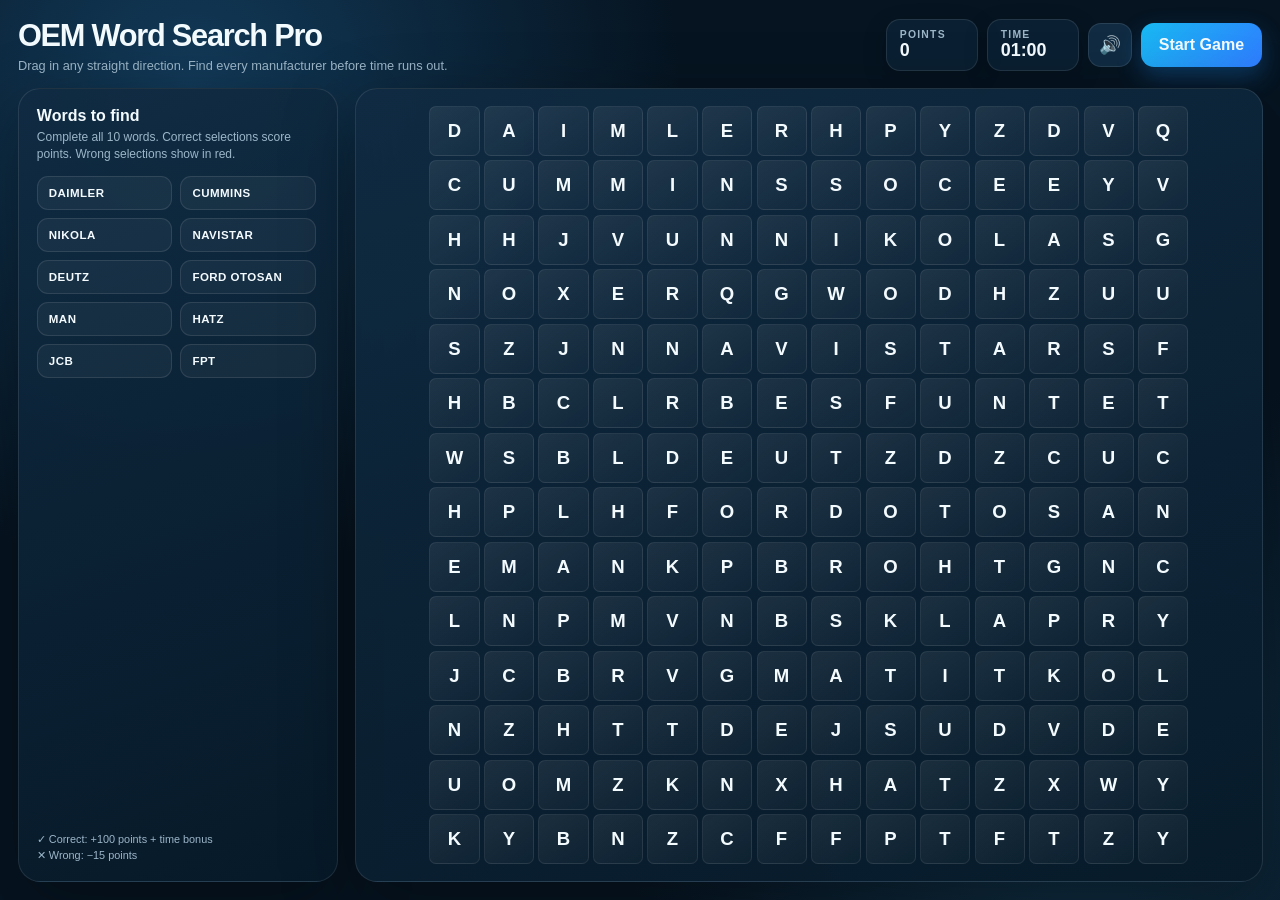
<file: WordSearch OEM/word-search-pro.html>
<!DOCTYPE html>
<html lang="en">
<head>
  <meta charset="UTF-8" />
  <meta name="viewport" content="width=device-width, initial-scale=1, viewport-fit=cover" />
  <meta name="theme-color" content="#071b2c" />
  <title>OEM Word Search Pro</title>
  <style>
    :root{
      --bg:#061421;--panel:#0b2235;--panel2:#102b42;--ink:#f4fbff;--muted:#9cb6c8;
      --cyan:#31d7ff;--green:#37e38b;--red:#ff5572;--gold:#ffd45d;--line:rgba(255,255,255,.1);
      --shadow:0 22px 70px rgba(0,0,0,.35)
    }
    *{box-sizing:border-box} html,body{height:100%;margin:0}
    body{overflow:hidden;background:radial-gradient(circle at 15% 10%,#123a59 0,transparent 36%),radial-gradient(circle at 85% 90%,#102f44 0,transparent 34%),var(--bg);color:var(--ink);font-family:Inter,"Segoe UI",Arial,sans-serif}
    button{font:inherit}
    .app{height:100dvh;display:grid;grid-template-rows:auto 1fr;padding:clamp(10px,1.4vw,22px);gap:clamp(10px,1.2vw,18px)}
    header{display:grid;grid-template-columns:1fr auto;align-items:center;gap:14px}
    .brand h1{margin:0;font-size:clamp(1.35rem,2.4vw,2.35rem);letter-spacing:-.04em}.brand p{margin:.25rem 0 0;color:var(--muted);font-size:clamp(.78rem,1vw,.98rem)}
    .hud{display:flex;gap:9px;align-items:center;flex-wrap:wrap;justify-content:flex-end}
    .stat{min-width:92px;padding:9px 13px;border:1px solid var(--line);border-radius:14px;background:rgba(11,34,53,.83);box-shadow:0 8px 24px rgba(0,0,0,.18)}
    .stat label{display:block;color:var(--muted);font-size:.65rem;font-weight:800;text-transform:uppercase;letter-spacing:.12em}.stat strong{font-size:1.12rem;font-variant-numeric:tabular-nums}
    #time.warning strong{color:var(--red);animation:pulse .7s infinite alternate}
    .icon-btn,.start-btn{border:0;border-radius:13px;color:var(--ink);cursor:pointer;font-weight:800;transition:.18s transform,.18s filter}
    .icon-btn{width:44px;height:44px;background:var(--panel2);border:1px solid var(--line);font-size:1.1rem}.start-btn{padding:0 18px;height:44px;background:linear-gradient(135deg,#18b9f1,#2f7cff);box-shadow:0 10px 25px rgba(30,146,255,.28)}
    button:hover{filter:brightness(1.1);transform:translateY(-1px)}button:focus-visible{outline:3px solid var(--gold);outline-offset:2px}
    .game{min-height:0;display:grid;grid-template-columns:minmax(180px,25vw) minmax(0,1fr);gap:clamp(10px,1.3vw,20px)}
    .sidebar,.board-card{border:1px solid var(--line);background:linear-gradient(160deg,rgba(16,43,66,.94),rgba(7,26,41,.94));border-radius:22px;box-shadow:var(--shadow);min-height:0}
    .sidebar{padding:clamp(14px,1.4vw,22px);display:flex;flex-direction:column}.sidebar h2{margin:0 0 4px;font-size:1rem}.hint{margin:0 0 13px;color:var(--muted);font-size:.75rem;line-height:1.4}
    .word-bank{display:grid;grid-template-columns:repeat(auto-fit,minmax(112px,1fr));gap:8px;overflow:auto;padding-right:3px}
    .word{border:1px solid var(--line);border-radius:11px;padding:10px 11px;background:rgba(255,255,255,.045);font-weight:800;font-size:clamp(.7rem,.9vw,.85rem);letter-spacing:.04em;transition:.22s}
    .word.got{color:#06351f;background:var(--green);border-color:var(--green);text-decoration:line-through;box-shadow:0 0 22px rgba(55,227,139,.35)}
    .legend{margin-top:auto;padding-top:12px;color:var(--muted);font-size:.68rem;line-height:1.5}
    .board-card{position:relative;display:grid;place-items:center;padding:clamp(8px,1.3vw,18px);overflow:hidden;container-type:size}
    .board{width:min(100cqw,100cqh);aspect-ratio:1;display:grid;grid-template-columns:repeat(14,minmax(0,1fr));grid-template-rows:repeat(14,minmax(0,1fr));gap:clamp(2px,.35vw,5px);touch-action:none;user-select:none}
    .cell{display:grid;place-items:center;border:1px solid rgba(255,255,255,.08);border-radius:clamp(4px,.55vw,9px);background:linear-gradient(145deg,rgba(255,255,255,.075),rgba(255,255,255,.025));font-weight:900;font-size:clamp(.62rem,1.45vw,1.28rem);cursor:crosshair;transition:.12s transform,.16s background,.16s color,.16s box-shadow}
    .cell:hover{transform:scale(1.06);border-color:rgba(49,215,255,.55)}.cell.selected{color:#061421;background:var(--gold);box-shadow:0 0 14px rgba(255,212,93,.45)}
    .cell.correct{color:#042c1a;background:var(--green);box-shadow:0 0 16px rgba(55,227,139,.55)}.cell.wrong{color:white;background:var(--red);box-shadow:0 0 18px rgba(255,85,114,.6);animation:shake .23s linear 2}
    .toast{position:absolute;left:50%;bottom:20px;transform:translate(-50%,18px);opacity:0;pointer-events:none;padding:10px 16px;border-radius:999px;background:#071520;border:1px solid var(--line);font-weight:800;box-shadow:var(--shadow);transition:.22s}.toast.show{opacity:1;transform:translate(-50%,0)}
    .modal{position:fixed;inset:0;z-index:20;display:none;place-items:center;padding:20px;background:rgba(2,10,18,.78);backdrop-filter:blur(12px)}.modal.open{display:grid}
    .modal-card{width:min(92vw,520px);padding:34px;border:1px solid rgba(255,255,255,.15);border-radius:26px;text-align:center;background:linear-gradient(155deg,#123751,#091c2c);box-shadow:0 30px 100px rgba(0,0,0,.55);animation:pop .3s ease}
    .modal-icon{font-size:3.5rem}.modal h2{margin:10px 0 5px;font-size:2rem}.modal p{margin:0;color:var(--muted)}.final-score{margin:20px 0;font-size:1.35rem}.final-score strong{color:var(--gold);font-size:2rem}.modal button{width:100%;height:48px;border:0;border-radius:14px;color:white;background:linear-gradient(135deg,#18b9f1,#2f7cff);font-weight:900;cursor:pointer}
    #confetti{position:fixed;inset:0;z-index:25;pointer-events:none}
    @keyframes pulse{to{transform:scale(1.08)}}@keyframes shake{25%{transform:translateX(-3px)}75%{transform:translateX(3px)}}@keyframes pop{from{opacity:0;transform:scale(.88)}to{opacity:1;transform:scale(1)}}
    @media(max-width:760px){body{overflow:auto}.app{height:auto;min-height:100dvh}.game{grid-template-columns:1fr}.sidebar{order:2}.board-card{order:1;container-type:normal}.board{width:min(100%,88dvh)}.legend{display:none}.hud .stat{min-width:72px;padding:7px 9px}.brand p{display:none}}
    @media(max-width:560px){header{grid-template-columns:1fr}.hud{justify-content:flex-start}}
    @media(max-width:460px){.app{padding:8px}.brand h1{font-size:1.12rem}.start-btn{padding:0 12px}.icon-btn{width:40px}.stat{min-width:62px}.stat label{font-size:.55rem}.stat strong{font-size:.92rem}.board{gap:2px}.cell{border-radius:4px;font-size:clamp(.55rem,3.4vw,.92rem)}.sidebar{padding:13px}.word-bank{grid-template-columns:repeat(2,1fr)}}
    @media(prefers-reduced-motion:reduce){*,*:before,*:after{animation:none!important;transition:none!important}}
  </style>
</head>
<body>
<canvas id="confetti"></canvas>
<div class="app">
  <header>
    <div class="brand"><h1>OEM Word Search Pro</h1><p>Drag in any straight direction. Find every manufacturer before time runs out.</p></div>
    <div class="hud">
      <div class="stat"><label>Points</label><strong id="score">0</strong></div>
      <div class="stat" id="time"><label>Time</label><strong id="clock">01:00</strong></div>
      <button class="icon-btn" id="sound" aria-label="Toggle sound" title="Toggle sound">🔊</button>
      <button class="start-btn" id="start">Start Game</button>
    </div>
  </header>
  <main class="game">
    <aside class="sidebar"><h2>Words to find</h2><p class="hint">Complete all 10 words. Correct selections score points. Wrong selections show in red.</p><div class="word-bank" id="wordBank"></div><div class="legend">✓ Correct: +100 points + time bonus<br>✕ Wrong: −15 points</div></aside>
    <section class="board-card"><div class="board" id="board" aria-label="OEM word search grid"></div><div class="toast" id="toast" role="status"></div></section>
  </main>
</div>
<div class="modal" id="modal" role="dialog" aria-modal="true" aria-labelledby="modalTitle"><div class="modal-card"><div class="modal-icon" id="modalIcon">🏁</div><h2 id="modalTitle">Game Over</h2><p id="modalText"></p><div class="final-score">Points: <strong id="finalScore">0</strong></div><button id="playAgain">Back to wheel</button></div></div>
<script>
const rows=["DAIMLERHPYZDVQ","CUMMINSSOCEEYV","HHJVUNNIKOLASG","NOXERQGWODHZUU","SZJNNAVISTARSF","HBCLRBESFUNTET","WSBLDEUTZDZCUC","HPLHFORDOTOSAN","EMANKPBROHTGNC","LNPMVNBSKLAPRY","JCBRVGMATITKOL","NZHTTDEJSUDVDE","UOMZKNXHATZXWY","KYBNZCFFPTFTZY"];
const words=[{label:"DAIMLER",word:"DAIMLER"},{label:"CUMMINS",word:"CUMMINS"},{label:"NIKOLA",word:"NIKOLA"},{label:"NAVISTAR",word:"NAVISTAR"},{label:"DEUTZ",word:"DEUTZ"},{label:"FORD OTOSAN",word:"FORDOTOSAN"},{label:"MAN",word:"MAN"},{label:"HATZ",word:"HATZ"},{label:"JCB",word:"JCB"},{label:"FPT",word:"FPT"}];
const board=document.querySelector("#board"),bank=document.querySelector("#wordBank"),scoreEl=document.querySelector("#score"),clock=document.querySelector("#clock"),timeBox=document.querySelector("#time"),toast=document.querySelector("#toast"),modal=document.querySelector("#modal");
let found=new Set(),foundCells=new Set(),drag=null,locked=true,score=0,seconds=60,timerId=null,soundOn=true,audio=null;
function returnToWheel(){window.location.href="../ECC_Roadshow_Premium_Spin_Wheel_Game_Launcher.html"}
function audioCtx(){if(!audio)audio=new(window.AudioContext||window.webkitAudioContext)();return audio}
function tone(type){if(!soundOn)return;const a=audioCtx(),now=a.currentTime,notes=type==="good"?[523,659,784]:type==="win"?[523,659,784,1047]:type==="bad"?[180,130]:[110,85];notes.forEach((f,i)=>{const o=a.createOscillator(),g=a.createGain();o.type=type==="bad"?"sawtooth":"sine";o.frequency.setValueAtTime(f,now+i*.09);g.gain.setValueAtTime(.0001,now+i*.09);g.gain.exponentialRampToValueAtTime(.18,now+i*.09+.015);g.gain.exponentialRampToValueAtTime(.0001,now+i*.09+.18);o.connect(g).connect(a.destination);o.start(now+i*.09);o.stop(now+i*.09+.2)})}
function renderBank(){bank.innerHTML=words.map(w=>`<div class="word ${found.has(w.word)?"got":""}">${found.has(w.word)?"✓ ":""}${w.label}</div>`).join("")}
function cell(r,c){return board.children[r*14+c]}
function build(){board.innerHTML="";rows.forEach((row,r)=>[...row].forEach((ch,c)=>{const el=document.createElement("div");el.className="cell";el.textContent=ch;el.dataset.r=r;el.dataset.c=c;if(foundCells.has(`${r},${c}`))el.classList.add("correct");el.onpointerdown=e=>{e.preventDefault();if(locked)return;drag={r,c,cells:[[r,c]]};paint()};el.onpointerenter=()=>{if(!drag||locked)return;const line=lineCells(drag.r,drag.c,r,c);if(line){drag.cells=line;paint()}};board.appendChild(el)}))}
function lineCells(r1,c1,r2,c2){const dr=Math.sign(r2-r1),dc=Math.sign(c2-c1),a=Math.abs(r2-r1),b=Math.abs(c2-c1);if(!(r1===r2||c1===c2||a===b))return null;return Array.from({length:Math.max(a,b)+1},(_,i)=>[r1+dr*i,c1+dc*i])}
function paint(){board.querySelectorAll(".selected").forEach(x=>x.classList.remove("selected"));drag.cells.forEach(([r,c])=>cell(r,c).classList.add("selected"))}
function say(msg,bad=false){toast.textContent=msg;toast.style.color=bad?"var(--red)":"var(--green)";toast.classList.add("show");clearTimeout(say.t);say.t=setTimeout(()=>toast.classList.remove("show"),1200)}
function endDrag(){if(!drag||locked){drag=null;return}const seq=drag.cells.map(([r,c])=>rows[r][c]).join(""),rev=[...seq].reverse().join(""),match=words.find(w=>w.word===seq||w.word===rev);board.querySelectorAll(".selected").forEach(x=>x.classList.remove("selected"));if(match&&!found.has(match.word)){found.add(match.word);drag.cells.forEach(([r,c])=>{foundCells.add(`${r},${c}`);cell(r,c).classList.add("correct")});const gain=100+seconds;score+=gain;scoreEl.textContent=score;renderBank();tone("good");say(`Excellent! +${gain} points`);if(found.size===words.length)finish(true)}else{const active=drag.cells.filter(([r,c])=>!foundCells.has(`${r},${c}`));active.forEach(([r,c])=>cell(r,c).classList.add("wrong"));setTimeout(()=>active.forEach(([r,c])=>cell(r,c).classList.remove("wrong")),550);score=Math.max(0,score-15);scoreEl.textContent=score;tone("bad");say(match?"Already found":"Not a word. −15 points",true)}drag=null}
function start(){clearInterval(timerId);drag=null;found.clear();foundCells.clear();score=0;seconds=60;locked=false;scoreEl.textContent="0";clock.textContent="01:00";timeBox.classList.remove("warning");modal.classList.remove("open");renderBank();build();tone("good");document.querySelector("#start").textContent="Restart";timerId=setInterval(()=>{seconds--;clock.textContent=`${String(Math.floor(seconds/60)).padStart(2,"0")}:${String(seconds%60).padStart(2,"0")}`;timeBox.classList.toggle("warning",seconds<=15);if(seconds<=0)finish(false)},1000)}
function finish(won){clearInterval(timerId);locked=true;if(won){score+=seconds*10;scoreEl.textContent=score;tone("win");if(score>=1000)confetti()}else tone("time");document.querySelector("#modalIcon").textContent=won?(score>=1000?"🏆":"⭐"):"⏰";document.querySelector("#modalTitle").textContent=won?"Game Over: You Won!":"Time Up: Game Over";document.querySelector("#modalText").textContent=won?`You found all ${words.length} words.${score>=1000?" Outstanding score!":" Great effort!"}`:`You found ${found.size} of ${words.length} words.`;document.querySelector("#finalScore").textContent=score;modal.classList.add("open")}
function confetti(){const cvs=document.querySelector("#confetti"),ctx=cvs.getContext("2d");cvs.width=innerWidth;cvs.height=innerHeight;const colors=["#31d7ff","#37e38b","#ffd45d","#ff5572","#ffffff"],bits=Array.from({length:170},()=>({x:Math.random()*cvs.width,y:-20-Math.random()*cvs.height*.4,vx:(Math.random()-.5)*6,vy:2+Math.random()*5,s:4+Math.random()*7,c:colors[Math.floor(Math.random()*colors.length)],r:Math.random()*6}));let f=0;(function draw(){ctx.clearRect(0,0,cvs.width,cvs.height);bits.forEach(p=>{p.x+=p.vx;p.y+=p.vy;p.r+=.15;ctx.save();ctx.translate(p.x,p.y);ctx.rotate(p.r);ctx.fillStyle=p.c;ctx.fillRect(-p.s/2,-p.s/2,p.s,p.s*.55);ctx.restore()});if(f++<210)requestAnimationFrame(draw);else ctx.clearRect(0,0,cvs.width,cvs.height)})()}
document.addEventListener("pointerup",endDrag);document.querySelector("#start").onclick=start;document.querySelector("#playAgain").onclick=()=>returnToWheel(0);document.querySelector("#sound").onclick=e=>{soundOn=!soundOn;e.currentTarget.textContent=soundOn?"🔊":"🔇"};window.addEventListener("resize",()=>{const c=document.querySelector("#confetti");c.width=innerWidth;c.height=innerHeight});build();renderBank();
</script>
</body>
</html>
</file>
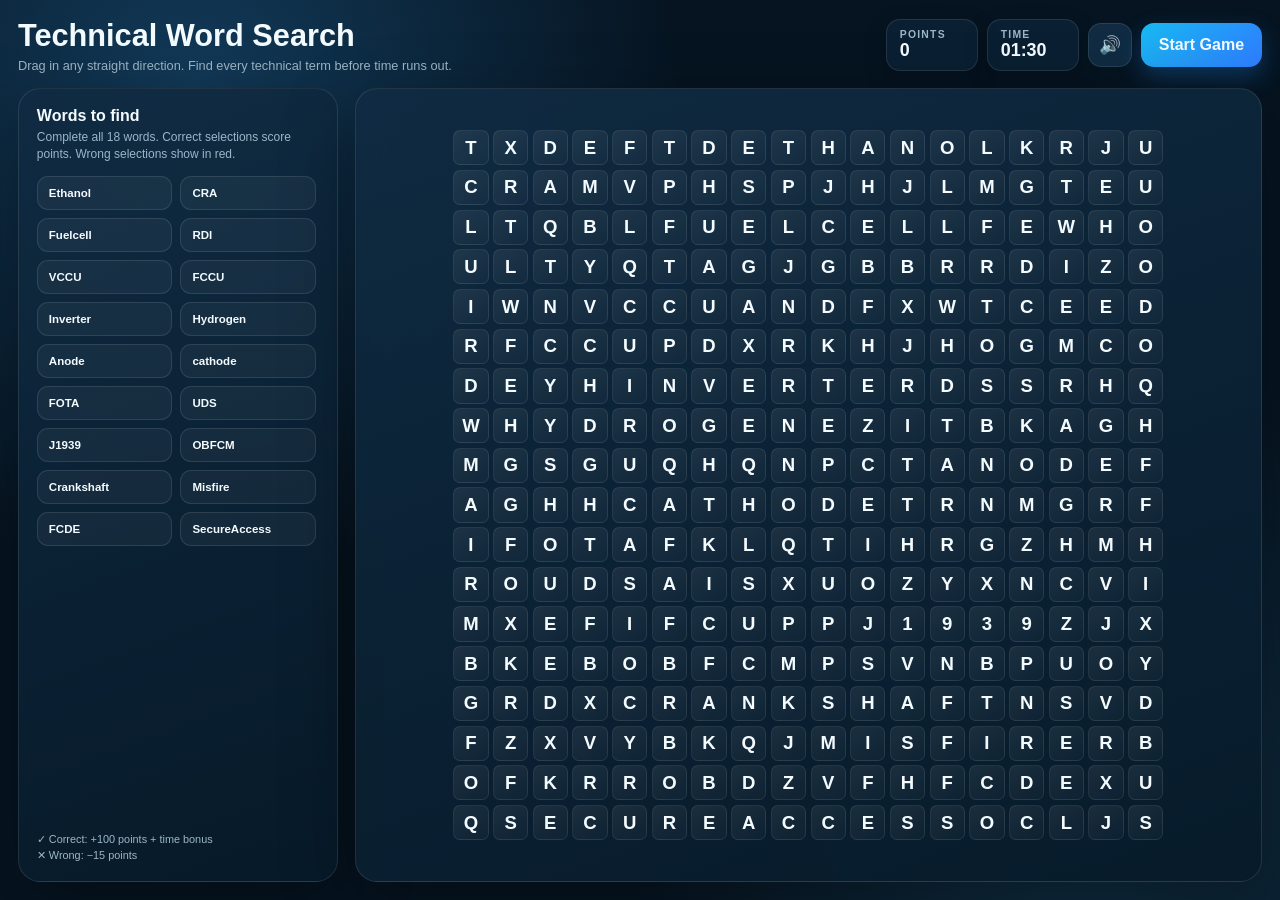
<file: WordSearch Tech/word-search-tech.html>
<!DOCTYPE html>
<html lang="en">
<head>
<meta charset="UTF-8">
<meta name="viewport" content="width=device-width, initial-scale=1, viewport-fit=cover">
<meta name="theme-color" content="#071b2c">
<title>Technical Word Search</title>
<style>
:root{--bg:#061421;--panel:#0b2235;--panel2:#102b42;--ink:#f4fbff;--muted:#9cb6c8;--cyan:#31d7ff;--green:#37e38b;--red:#ff5572;--gold:#ffd45d;--line:rgba(255,255,255,.1);--shadow:0 22px 70px rgba(0,0,0,.35)}*{box-sizing:border-box}html,body{height:100%;margin:0}body{overflow:hidden;background:radial-gradient(circle at 15% 10%,#123a59 0,transparent 36%),radial-gradient(circle at 85% 90%,#102f44 0,transparent 34%),var(--bg);color:var(--ink);font-family:Inter,"Segoe UI",Arial,sans-serif}button{font:inherit}.app{height:100dvh;display:grid;grid-template-rows:auto 1fr;padding:clamp(10px,1.4vw,22px);gap:clamp(10px,1.2vw,18px)}header{display:grid;grid-template-columns:1fr auto;align-items:center;gap:14px}.brand h1{margin:0;font-size:clamp(1.35rem,2.4vw,2.35rem)}.brand p{margin:.25rem 0 0;color:var(--muted);font-size:clamp(.78rem,1vw,.98rem)}.hud{display:flex;gap:9px;align-items:center;flex-wrap:wrap;justify-content:flex-end}.stat{min-width:92px;padding:9px 13px;border:1px solid var(--line);border-radius:14px;background:rgba(11,34,53,.83);box-shadow:0 8px 24px rgba(0,0,0,.18)}.stat label{display:block;color:var(--muted);font-size:.65rem;font-weight:800;text-transform:uppercase;letter-spacing:.12em}.stat strong{font-size:1.12rem;font-variant-numeric:tabular-nums}#time.warning strong{color:var(--red);animation:pulse .7s infinite alternate}.icon-btn,.start-btn{border:0;border-radius:13px;color:var(--ink);cursor:pointer;font-weight:800;transition:.18s transform,.18s filter}.icon-btn{width:44px;height:44px;background:var(--panel2);border:1px solid var(--line);font-size:1.1rem}.start-btn{padding:0 18px;height:44px;background:linear-gradient(135deg,#18b9f1,#2f7cff);box-shadow:0 10px 25px rgba(30,146,255,.28)}button:hover{filter:brightness(1.1);transform:translateY(-1px)}button:focus-visible{outline:3px solid var(--gold);outline-offset:2px}.game{min-height:0;display:grid;grid-template-columns:minmax(180px,25vw) minmax(0,1fr);gap:clamp(10px,1.3vw,20px)}.sidebar,.board-card{border:1px solid var(--line);background:linear-gradient(160deg,rgba(16,43,66,.94),rgba(7,26,41,.94));border-radius:22px;box-shadow:var(--shadow);min-height:0}.sidebar{padding:clamp(14px,1.4vw,22px);display:flex;flex-direction:column}.sidebar h2{margin:0 0 4px;font-size:1rem}.hint{margin:0 0 13px;color:var(--muted);font-size:.75rem;line-height:1.4}.word-bank{display:grid;grid-template-columns:repeat(auto-fit,minmax(112px,1fr));gap:8px;overflow:auto;padding-right:3px}.word{border:1px solid var(--line);border-radius:11px;padding:10px 11px;background:rgba(255,255,255,.045);font-weight:800;font-size:clamp(.7rem,.9vw,.85rem)}.word.got{color:#06351f;background:var(--green);border-color:var(--green);text-decoration:line-through;box-shadow:0 0 22px rgba(55,227,139,.35)}.legend{margin-top:auto;padding-top:12px;color:var(--muted);font-size:.68rem;line-height:1.5}.board-card{position:relative;display:grid;place-items:center;padding:clamp(8px,1.3vw,18px);overflow:hidden}.board{width:min(100%,calc(100dvh - 190px));aspect-ratio:1;display:grid;grid-template-columns:repeat(var(--grid-size,21),1fr);gap:clamp(2px,.35vw,5px);touch-action:none;user-select:none}.cell{display:grid;place-items:center;border:1px solid rgba(255,255,255,.08);border-radius:clamp(4px,.55vw,9px);background:linear-gradient(145deg,rgba(255,255,255,.075),rgba(255,255,255,.025));font-weight:900;font-size:clamp(.62rem,1.45vw,1.28rem);cursor:crosshair;transition:.12s transform,.16s background,.16s color,.16s box-shadow}.cell:hover{transform:scale(1.06);border-color:rgba(49,215,255,.55)}.cell.selected{color:#061421;background:var(--gold);box-shadow:0 0 14px rgba(255,212,93,.45)}.cell.correct{color:#042c1a;background:var(--green);box-shadow:0 0 16px rgba(55,227,139,.55)}.cell.wrong{color:white;background:var(--red);box-shadow:0 0 18px rgba(255,85,114,.6);animation:shake .23s linear 2}.toast{position:absolute;left:50%;bottom:20px;transform:translate(-50%,18px);opacity:0;pointer-events:none;padding:10px 16px;border-radius:999px;background:#071520;border:1px solid var(--line);font-weight:800;box-shadow:var(--shadow);transition:.22s}.toast.show{opacity:1;transform:translate(-50%,0)}.modal{position:fixed;inset:0;z-index:20;display:none;place-items:center;padding:20px;background:rgba(2,10,18,.78);backdrop-filter:blur(12px)}.modal.open{display:grid}.modal-card{width:min(92vw,520px);padding:34px;border:1px solid rgba(255,255,255,.15);border-radius:26px;text-align:center;background:linear-gradient(155deg,#123751,#091c2c);box-shadow:0 30px 100px rgba(0,0,0,.55);animation:pop .3s ease}.modal-icon{font-size:3.5rem}.modal h2{margin:10px 0 5px;font-size:2rem}.modal p{margin:0;color:var(--muted)}.final-score{margin:20px 0;font-size:1.35rem}.final-score strong{color:var(--gold);font-size:2rem}.modal button{width:100%;height:48px;border:0;border-radius:14px;color:white;background:linear-gradient(135deg,#18b9f1,#2f7cff);font-weight:900;cursor:pointer}#confetti{position:fixed;inset:0;z-index:25;pointer-events:none}@keyframes pulse{to{transform:scale(1.08)}}@keyframes shake{25%{transform:translateX(-3px)}75%{transform:translateX(3px)}}@keyframes pop{from{opacity:0;transform:scale(.88)}to{opacity:1;transform:scale(1)}}@media(max-width:760px){body{overflow:auto}.app{height:auto;min-height:100dvh}.game{grid-template-columns:1fr}.sidebar{order:2}.board-card{order:1}.board{width:min(100%,calc(100dvh - 190px))}.legend{display:none}.hud .stat{min-width:72px;padding:7px 9px}.brand p{display:none}}@media(max-width:460px){.app{padding:8px}.brand h1{font-size:1.12rem}.start-btn{padding:0 12px}.icon-btn{width:40px}.stat{min-width:62px}.stat label{font-size:.55rem}.stat strong{font-size:.92rem}.board{gap:2px}.cell{border-radius:4px;font-size:clamp(.55rem,3.4vw,.92rem)}.sidebar{padding:13px}.word-bank{grid-template-columns:repeat(2,1fr)}}@media(prefers-reduced-motion:reduce){*,*:before,*:after{animation:none!important;transition:none!important}}
</style>
</head>
<body>
<canvas id="confetti"></canvas><div class="app"><header><div class="brand"><h1>Technical Word Search</h1><p>Drag in any straight direction. Find every technical term before time runs out.</p></div><div class="hud"><div class="stat"><label>Points</label><strong id="score">0</strong></div><div class="stat" id="time"><label>Time</label><strong id="clock">01:30</strong></div><button class="icon-btn" id="sound" aria-label="Toggle sound" title="Toggle sound">🔊</button><button class="start-btn" id="start">Start Game</button></div></header><main class="game"><aside class="sidebar"><h2>Words to find</h2><p class="hint">Complete all 18 words. Correct selections score points. Wrong selections show in red.</p><div class="word-bank" id="wordBank"></div><div class="legend">✓ Correct: +100 points + time bonus<br>✕ Wrong: −15 points</div></aside><section class="board-card"><div class="board" id="board" aria-label="Technical word search grid"></div><div class="toast" id="toast" role="status"></div></section></main></div><div class="modal" id="modal" role="dialog" aria-modal="true" aria-labelledby="modalTitle"><div class="modal-card"><div class="modal-icon" id="modalIcon">🏁</div><h2 id="modalTitle">Game Over</h2><p id="modalText"></p><div class="final-score">Points: <strong id="finalScore">0</strong></div><button id="playAgain">Play Again</button></div></div>
<script>
const words=[{label:"Ethanol",word:"ETHANOL"},{label:"CRA",word:"CRA"},{label:"Fuelcell",word:"FUELCELL"},{label:"RDI",word:"RDI"},{label:"VCCU",word:"VCCU"},{label:"FCCU",word:"FCCU"},{label:"Inverter",word:"INVERTER"},{label:"Hydrogen",word:"HYDROGEN"},{label:"Anode",word:"ANODE"},{label:"cathode",word:"CATHODE"},{label:"FOTA",word:"FOTA"},{label:"UDS",word:"UDS"},{label:"J1939",word:"J1939"},{label:"OBFCM",word:"OBFCM"},{label:"Crankshaft",word:"CRANKSHAFT"},{label:"Misfire",word:"MISFIRE"},{label:"FCDE",word:"FCDE"},{label:"SecureAccess",word:"SECUREACCESS"}];let rows=[],gridSize=21;const board=document.querySelector("#board"),bank=document.querySelector("#wordBank"),scoreEl=document.querySelector("#score"),clock=document.querySelector("#clock"),timeBox=document.querySelector("#time"),toast=document.querySelector("#toast"),modal=document.querySelector("#modal");let found=new Set(),foundCells=new Set(),drag=null,locked=true,score=0,seconds=90,timerId=null,returnTimer=null,soundOn=true,audio=null;
function buildPuzzle(){let seed=0x4f454d;const random=()=>{seed=(Math.imul(seed,1664525)+1013904223)>>>0;return seed/4294967296};const longest=Math.max(...words.map(w=>w.word.length));gridSize=Math.max(16,words.length,longest);const grid=Array.from({length:gridSize},()=>Array(gridSize).fill(""));words.forEach((entry,index)=>{const start=Math.floor(random()*(gridSize-entry.word.length+1));[...entry.word].forEach((letter,offset)=>grid[index][start+offset]=letter)});rows=grid.map(row=>row.map(letter=>letter||String.fromCharCode(65+Math.floor(random()*26))).join(""));board.style.setProperty("--grid-size",gridSize)}function returnToWheel(){window.location.href="../ECC_Roadshow_Premium_Spin_Wheel_Game_Launcher.html"}function audioCtx(){if(!audio)audio=new(window.AudioContext||window.webkitAudioContext)();return audio}function tone(type){if(!soundOn)return;const a=audioCtx(),now=a.currentTime,notes=type==="good"?[523,659,784]:type==="win"?[523,659,784,1047]:type==="bad"?[180,130]:[110,85];notes.forEach((f,i)=>{const o=a.createOscillator(),g=a.createGain();o.type=type==="bad"?"sawtooth":"sine";o.frequency.setValueAtTime(f,now+i*.09);g.gain.setValueAtTime(.0001,now+i*.09);g.gain.exponentialRampToValueAtTime(.18,now+i*.09+.015);g.gain.exponentialRampToValueAtTime(.0001,now+i*.09+.18);o.connect(g).connect(a.destination);o.start(now+i*.09);o.stop(now+i*.09+.2)})}function renderBank(){bank.innerHTML=words.map(w=>`<div class="word ${found.has(w.word)?"got":""}">${found.has(w.word)?"✓ ":""}${w.label}</div>`).join("")}function cell(r,c){return board.children[r*gridSize+c]}function build(){board.innerHTML="";rows.forEach((row,r)=>[...row].forEach((ch,c)=>{const el=document.createElement("div");el.className="cell";el.textContent=ch;el.dataset.r=r;el.dataset.c=c;if(foundCells.has(`${r},${c}`))el.classList.add("correct");el.onpointerdown=e=>{e.preventDefault();if(locked)return;drag={r,c,cells:[[r,c]]};paint()};el.onpointerenter=()=>{if(!drag||locked)return;const line=lineCells(drag.r,drag.c,r,c);if(line){drag.cells=line;paint()}};board.appendChild(el)}))}function lineCells(r1,c1,r2,c2){const dr=Math.sign(r2-r1),dc=Math.sign(c2-c1),a=Math.abs(r2-r1),b=Math.abs(c2-c1);if(!(r1===r2||c1===c2||a===b))return null;return Array.from({length:Math.max(a,b)+1},(_,i)=>[r1+dr*i,c1+dc*i])}function paint(){board.querySelectorAll(".selected").forEach(x=>x.classList.remove("selected"));drag.cells.forEach(([r,c])=>cell(r,c).classList.add("selected"))}function say(msg,bad=false){toast.textContent=msg;toast.style.color=bad?"var(--red)":"var(--green)";toast.classList.add("show");clearTimeout(say.t);say.t=setTimeout(()=>toast.classList.remove("show"),1200)}function endDrag(){if(!drag||locked){drag=null;return}const seq=drag.cells.map(([r,c])=>rows[r][c]).join(""),rev=[...seq].reverse().join(""),match=words.find(w=>w.word===seq||w.word===rev);board.querySelectorAll(".selected").forEach(x=>x.classList.remove("selected"));if(match&&!found.has(match.word)){found.add(match.word);drag.cells.forEach(([r,c])=>{foundCells.add(`${r},${c}`);cell(r,c).classList.add("correct")});const gain=100+seconds;score+=gain;scoreEl.textContent=score;renderBank();tone("good");say(`Excellent! +${gain} points`);if(found.size===words.length)finish(true)}else{const active=drag.cells.filter(([r,c])=>!foundCells.has(`${r},${c}`));active.forEach(([r,c])=>cell(r,c).classList.add("wrong"));setTimeout(()=>active.forEach(([r,c])=>cell(r,c).classList.remove("wrong")),550);score=Math.max(0,score-15);scoreEl.textContent=score;tone("bad");say(match?"Already found":"Not a word. −15 points",true)}drag=null}function start(){clearInterval(timerId);clearTimeout(returnTimer);found.clear();foundCells.clear();score=0;seconds=90;locked=false;scoreEl.textContent="0";clock.textContent="01:30";timeBox.classList.remove("warning");modal.classList.remove("open");renderBank();build();tone("good");document.querySelector("#start").textContent="Restart";timerId=setInterval(()=>{seconds--;clock.textContent=`${String(Math.floor(seconds/60)).padStart(2,"0")}:${String(seconds%60).padStart(2,"0")}`;timeBox.classList.toggle("warning",seconds<=15);if(seconds<=0)finish(false)},1000)}function finish(won){clearInterval(timerId);locked=true;if(won){score+=seconds*10;scoreEl.textContent=score;tone("win");if(score>=1000)confetti()}else tone("time");document.querySelector("#modalIcon").textContent=won?(score>=1000?"🏆":"⭐"):"⏰";document.querySelector("#modalTitle").textContent=won?"Game Over: You Won!":"Time Up: Game Over";document.querySelector("#modalText").textContent=won?`You found all ${words.length} words.${score>=1000?" Outstanding score!":" Great effort!"}`:`You found ${found.size} of ${words.length} words.`;document.querySelector("#finalScore").textContent=score;modal.classList.add("open");returnTimer=setTimeout(returnToWheel,5000)}function confetti(){const cvs=document.querySelector("#confetti"),ctx=cvs.getContext("2d");cvs.width=innerWidth;cvs.height=innerHeight;const colors=["#31d7ff","#37e38b","#ffd45d","#ff5572","#ffffff"],bits=Array.from({length:170},()=>({x:Math.random()*cvs.width,y:-20-Math.random()*cvs.height*.4,vx:(Math.random()-.5)*6,vy:2+Math.random()*5,s:4+Math.random()*7,c:colors[Math.floor(Math.random()*colors.length)],r:Math.random()*6}));let f=0;(function draw(){ctx.clearRect(0,0,cvs.width,cvs.height);bits.forEach(p=>{p.x+=p.vx;p.y+=p.vy;p.r+=.15;ctx.save();ctx.translate(p.x,p.y);ctx.rotate(p.r);ctx.fillStyle=p.c;ctx.fillRect(-p.s/2,-p.s/2,p.s,p.s*.55);ctx.restore()});if(f++<210)requestAnimationFrame(draw);else ctx.clearRect(0,0,cvs.width,cvs.height)})()}document.addEventListener("pointerup",endDrag);document.querySelector("#start").onclick=start;document.querySelector("#playAgain").onclick=start;document.querySelector("#sound").onclick=e=>{soundOn=!soundOn;e.currentTarget.textContent=soundOn?"🔊":"🔇"};window.addEventListener("resize",()=>{const c=document.querySelector("#confetti");c.width=innerWidth;c.height=innerHeight});buildPuzzle();build();renderBank();
</script>
</body>
</html>
</file>
